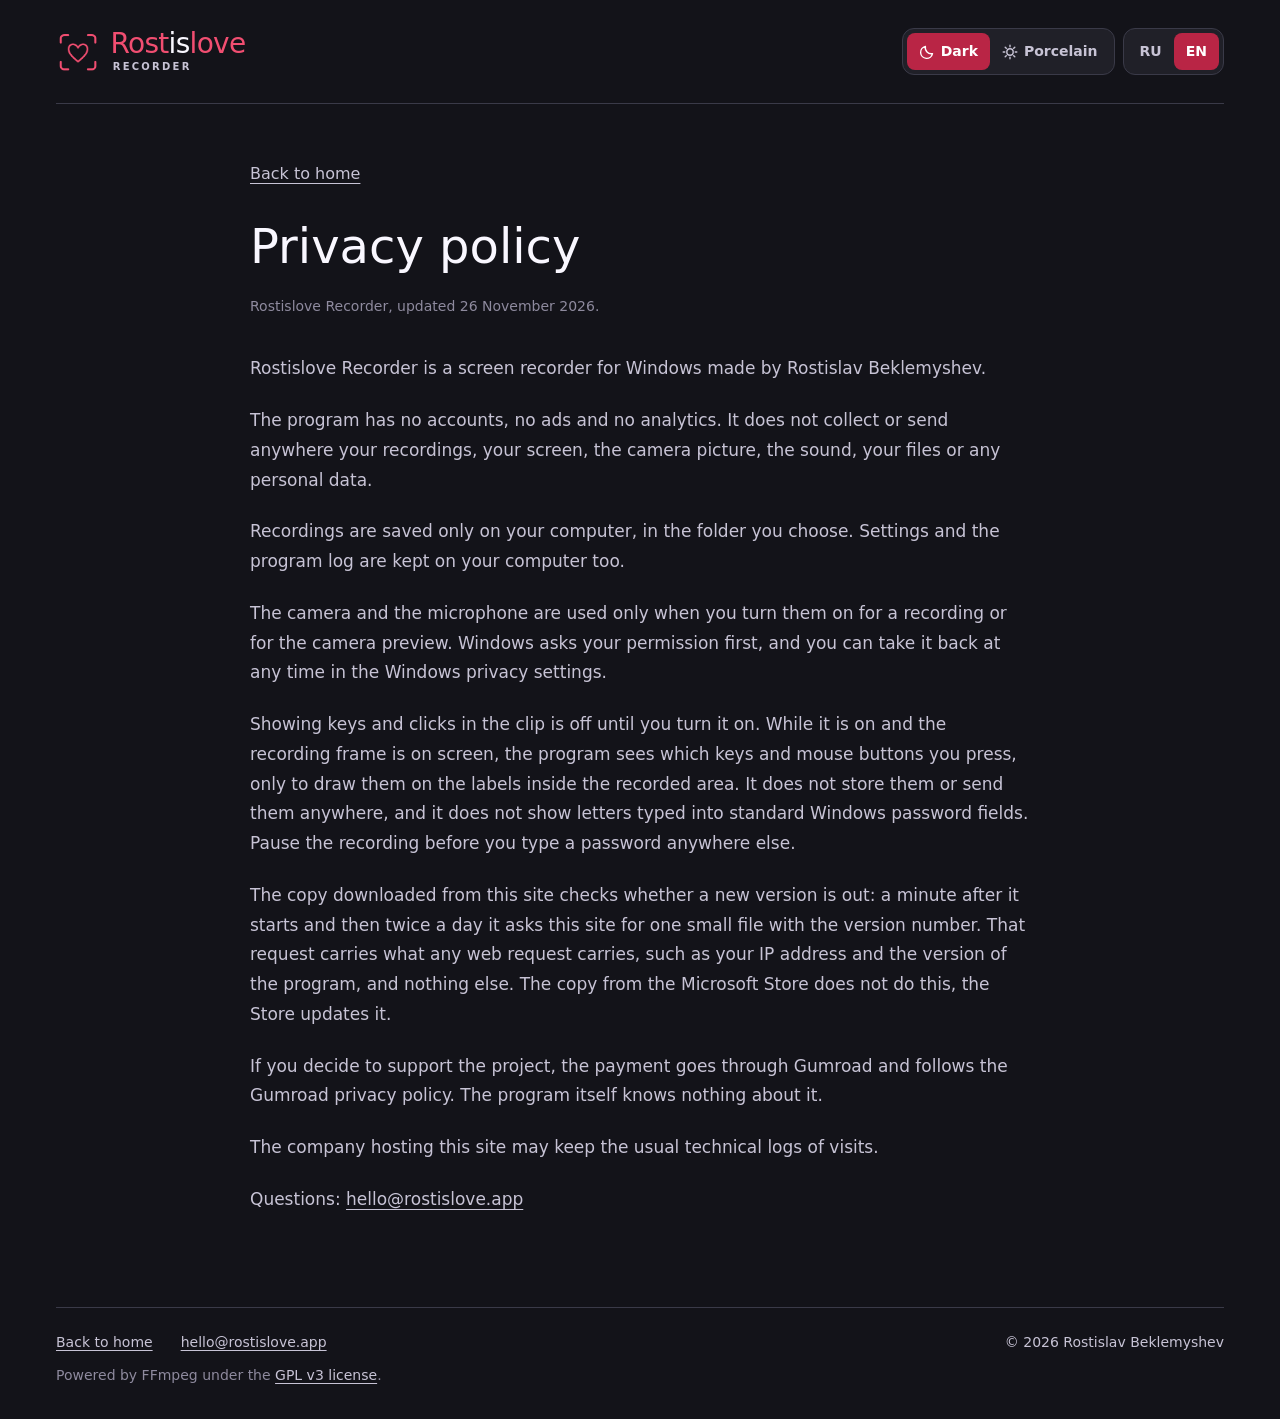
<file: privacy.html>
<!doctype html>
<html lang="en">
<head>
  <meta charset="utf-8">
  <script>try { const t = new URLSearchParams(location.search).get("theme") || localStorage.getItem("rostislove-theme"); if (t === "porcelain") document.documentElement.dataset.theme = "porcelain"; } catch (e) {}</script>
  <meta name="viewport" content="width=device-width, initial-scale=1">
  <meta name="theme-color" content="#131319">
  <meta name="description" content="Privacy policy. Rostislove Recorder.">
  <title>Privacy policy | Rostislove Recorder</title>
  <link rel="icon" type="image/png" sizes="32x32" href="images/favicon.png">
  <link rel="stylesheet" href="style.css">
  <script src="site.js" defer></script>
</head>
<body data-page="privacy">
  <a class="skip" href="#main" data-text="skip">Skip to content</a>
  <header class="header wrap">
    <a class="brand" href="index.html" aria-label="Rostislove Recorder">
      <img src="images/mark.png" width="44" height="44" alt="">
      <span class="wordmark small" aria-hidden="true"><span class="name"><span>Rost</span><span class="is">is</span><span>love</span></span><span class="recorder">RECORDER</span></span>
    </a>
    <div class="controls">
    <nav class="languages themes" aria-label="Theme" data-label="theme">
      <button type="button" data-theme-choice="dark" data-label="themeDark" aria-pressed="true"><svg viewBox="0 0 16 16" aria-hidden="true"><path d="M13.5 9.6A6 6 0 0 1 6.4 2.5a6 6 0 1 0 7.1 7.1z"/></svg><span data-text="themeDark">Dark</span></button>
      <button type="button" data-theme-choice="porcelain" data-label="themePorcelain" aria-pressed="false"><svg viewBox="0 0 16 16" aria-hidden="true"><circle cx="8" cy="8" r="3.2"/><path d="M8 1.2v1.6M8 13.2v1.6M1.2 8h1.6M13.2 8h1.6M3.2 3.2l1.1 1.1M11.7 11.7l1.1 1.1M3.2 12.8l1.1-1.1M11.7 4.3l1.1-1.1"/></svg><span data-text="themePorcelain">Porcelain</span></button>
    </nav>
    <nav class="languages" aria-label="Language" data-label="language">
      <button type="button" lang="ru" data-language="ru" aria-pressed="false">RU</button>
      <button type="button" lang="en" data-language="en" aria-pressed="true">EN</button>
    </nav>
    </div>
  </header>
  <main id="main" class="privacy-main wrap">
    <a class="back" href="index.html" data-text="back">Back to home</a>
    <article class="policy" lang="en" data-policy="en">
<h1>Privacy policy</h1>
<p>Rostislove Recorder, updated 26 November 2026.</p>
<p>Rostislove Recorder is a screen recorder for Windows made by Rostislav Beklemyshev.</p>
<p>The program has no accounts, no ads and no analytics. It does not collect or send anywhere your recordings, your screen, the camera picture, the sound, your files or any personal data.</p>
<p>Recordings are saved only on your computer, in the folder you choose. Settings and the program log are kept on your computer too.</p>
<p>The camera and the microphone are used only when you turn them on for a recording or for the camera preview. Windows asks your permission first, and you can take it back at any time in the Windows privacy settings.</p>
<p>Showing keys and clicks in the clip is off until you turn it on. While it is on and the recording frame is on screen, the program sees which keys and mouse buttons you press, only to draw them on the labels inside the recorded area. It does not store them or send them anywhere, and it does not show letters typed into standard Windows password fields. Pause the recording before you type a password anywhere else.</p>
<p>The copy downloaded from this site checks whether a new version is out: a minute after it starts and then twice a day it asks this site for one small file with the version number. That request carries what any web request carries, such as your IP address and the version of the program, and nothing else. The copy from the Microsoft Store does not do this, the Store updates it.</p>
<p>If you decide to support the project, the payment goes through Gumroad and follows the Gumroad privacy policy. The program itself knows nothing about it.</p>
<p>The company hosting this site may keep the usual technical logs of visits.</p>
<p data-optional="CONTACT_EMAIL" hidden>Questions: <a data-link="CONTACT_EMAIL"></a></p>
</article>
<article class="policy" lang="ru" data-policy="ru" hidden>
<h1>Политика конфиденциальности</h1>
<p>Rostislove Recorder, обновлена 26 ноября 2026 года.</p>
<p>Rostislove Recorder это программа записи экрана для Windows, её делает Ростислав Беклемышев.</p>
<p>В программе нет аккаунтов, рекламы и аналитики. Она ничего не собирает и никуда не отправляет: ни записи, ни изображение экрана, ни картинку с камеры, ни звук, ни ваши файлы, ни личные данные.</p>
<p>Записи сохраняются только на вашем компьютере, в папке, которую вы выбрали. Настройки и журнал программы тоже хранятся на вашем компьютере.</p>
<p>Камера и микрофон работают, только когда вы сами включаете их для записи или для окошка камеры. Сначала Windows спрашивает ваше разрешение, отозвать его можно в любой момент в параметрах конфиденциальности Windows.</p>
<p>Показ клавиш и кликов в ролике выключен, пока вы его не включите. Когда он включён и на экране рамка записи, программа видит, какие клавиши и кнопки мыши вы нажимаете, только чтобы нарисовать их на табличках внутри области записи. Она нигде их не хранит и никуда не отправляет, а буквы в стандартных полях пароля Windows не показывает. Перед вводом пароля в других местах поставьте запись на паузу.</p>
<p>Копия, скачанная с этого сайта, проверяет, не вышла ли новая версия: через минуту после запуска и дальше два раза в день она запрашивает у сайта один маленький файл с номером версии. В этом запросе есть то, что есть в любом запросе в интернете, например ваш IP-адрес и версия программы, и больше ничего. Копия из Microsoft Store так не делает, её обновляет сам Store.</p>
<p>Если вы решите поддержать проект, оплата проходит через Gumroad по правилам конфиденциальности Gumroad. Сама программа об этом ничего не знает.</p>
<p>Компания, на серверах которой работает этот сайт, может хранить обычные технические журналы посещений.</p>
<p data-optional="CONTACT_EMAIL" hidden>Вопросы: <a data-link="CONTACT_EMAIL"></a></p>
</article>
  </main>
  <footer class="footer wrap">
    <div class="footer-top"><a href="index.html" data-text="back">Back to home</a><a data-link="CONTACT_EMAIL" data-optional="CONTACT_EMAIL" hidden></a><span class="copyright">© 2026 Rostislav Beklemyshev</span></div>
    <p class="license"><span data-text="ffmpeg">Powered by FFmpeg under the </span><a href="https://ffmpeg.org/legal.html" data-text="license">GPL v3 license</a>.</p>
  </footer>
</body>
</html>
</file>
<file: style.css>
:root {
  color-scheme: dark;
  --bg: #131319;
  --surface: #202028;
  --raised: #30303b;
  --stroke: #3a3a48;
  --edge: #464656;
  --primary: #b92545;
  --accent: #f14e71;
  --text: #f9f7ff;
  --dim: #c7c3d5;
  --faint: #8e8a9e;
  --shadow: 0 8px 32px rgb(11 11 16 / 35%);
  --primary-hover: #c9304f;
  --choice: rgb(241 78 113 / 14%);
  font-family: "Segoe UI Variable Text", system-ui, sans-serif;
  color: var(--text);
  background: var(--bg);
  font-size: 16px;
}
/* Warm porcelain, the light theme of the program (Source\Themes.cs, Porcelain). */
:root[data-theme="porcelain"] {
  color-scheme: light;
  --bg: #f1e9df;
  --surface: #fffaf3;
  --raised: #eaddd2;
  --stroke: #dccdc3;
  --edge: #b9a59b;
  --primary: #aa3545;
  --primary-hover: #93283a;
  --accent: #c2334f;
  --text: #302625;
  --dim: #61514b;
  --faint: #6c5d55;
  --shadow: 0 8px 32px rgb(80 53 45 / 16%);
  --choice: #f1d8d8;
}
* { box-sizing: border-box; }
[hidden] { display: none !important; }
body { margin: 0; line-height: 1.55; }
button, a { -webkit-tap-highlight-color: transparent; }
button { font: inherit; }
a { color: inherit; text-underline-offset: .22em; text-decoration-thickness: 1px; }
a:hover { color: var(--accent); }
a:focus-visible, button:focus-visible { outline: 2px solid var(--text); outline-offset: 5px; border-radius: 8px; }
img { display: block; max-width: 100%; height: auto; }
h1, h2, p, figure { margin: 0; }
h1, h2, .slogan { font-family: "Segoe UI Variable Display", system-ui, sans-serif; }
h2 { font-weight: 600; line-height: 1.25; text-wrap: balance; }
.wrap { width: min(1216px, calc(100% - 112px)); margin-inline: auto; }
.skip { position: absolute; top: 12px; left: 12px; z-index: 5; padding: 12px 16px; background: var(--surface); transform: translateY(-180%); }
.skip:focus { transform: none; }
.header { min-height: 104px; display: flex; align-items: center; justify-content: space-between; gap: 20px; border-bottom: 1px solid var(--stroke); }
.brand { display: inline-flex; gap: 12px; align-items: center; text-decoration: none; flex-shrink: 0; }
.wordmark { display: block; font-weight: 400; line-height: 1; }
/* The R of the Display font stands a little in from its box; the shift puts its stem on the line of RECORDER and the text below. */
.name { display: flex; color: var(--accent); white-space: nowrap; letter-spacing: -.025em; margin-left: -.055em; }
.name .is { color: var(--text); }
.recorder { display: block; color: var(--dim); font-family: "Segoe UI Variable Text", system-ui, sans-serif; font-size: .26em; font-weight: 600; letter-spacing: .3077em; line-height: 1.2; margin: .35em 0 0 .077em; }
.small { font-size: 1.75rem; }
.small .recorder { font-size: .625rem; letter-spacing: .224em; }
.large { font-size: clamp(3.5rem, 6.1vw, 5.5rem); }
.languages { display: flex; background: var(--surface); border: 1px solid var(--stroke); padding: 4px; border-radius: 12px; flex-shrink: 0; }
.languages button { border: 0; cursor: pointer; color: var(--dim); background: transparent; padding: 8px 12px; min-width: 44px; min-height: 36px; border-radius: 8px; font-size: .875rem; font-weight: 600; }
.languages button[aria-pressed="true"] { background: var(--primary); color: white; }
.languages button:hover { background: var(--raised); color: var(--text); }
.languages button[aria-pressed="true"]:hover { background: var(--primary-hover); }
.controls { display: flex; gap: 8px; align-items: center; flex-shrink: 0; }
.themes button { display: inline-flex; align-items: center; gap: 6px; }
.themes svg { width: 16px; height: 16px; fill: none; stroke: currentColor; stroke-width: 1.4; stroke-linecap: round; stroke-linejoin: round; }
.hero { display: grid; grid-template-columns: .88fr 1.12fr; gap: 16px; align-items: center; padding: 70px 0 76px; }
.hero-copy { padding-bottom: 12px; min-width: 0; }
.slogan { font-size: clamp(1.65rem, 2.5vw, 2.15rem); line-height: 1.25; margin-top: 37px; font-weight: 400; }
.intro { margin: 16px 0 28px; color: var(--dim); font-size: 1.0625rem; max-width: 42ch; }
.store { width: 210px; min-height: 64px; display: inline-flex; position: relative; align-items: center; justify-content: center; border-radius: 10px; text-decoration: none; background: var(--surface); border: 1px solid var(--edge); box-shadow: var(--shadow); vertical-align: top; color: var(--text); }
.store:hover { border-color: var(--accent); color: var(--text); }
.store-fallback { padding: 8px 18px; font-size: 1rem; line-height: 1.3; text-align: center; font-weight: 600; }
.store-image { position: absolute; inset: 0; width: 100%; height: 100%; object-fit: contain; visibility: hidden; }
.store.loaded { background: transparent; border-color: transparent; box-shadow: none; }
.store.loaded .store-image { visibility: visible; }
.store.loaded .store-fallback { visibility: hidden; }
.platform { font-size: .875rem; margin-top: 12px; color: var(--dim); }
.hero-art { min-width: 0; }
.hero-art img { width: 100%; }
:root[data-theme="porcelain"] .hero-art img { border-radius: 14px; box-shadow: var(--shadow); }
.features { display: grid; grid-template-columns: repeat(4, minmax(0, 1fr)); gap: 28px; padding-bottom: 80px; }
.feature { border-top: 1px solid var(--stroke); padding-top: 16px; }
.feature-art { height: 105px; display: flex; align-items: center; justify-content: flex-start; margin-left: -12px; }
.feature-art img { object-fit: contain; }
.feature-art .feature-mark { margin-left: 12px; }
.feature h2 { font-size: 1.25rem; max-width: 21ch; min-height: 2.5em; }
.feature p { font-size: 1rem; color: var(--dim); margin-top: 14px; max-width: 30ch; }
/* The new thing of the version: one card across the whole row, its picture beside the words, a small "New" mark. */
.feature-wide { grid-column: 1 / -1; display: grid; grid-template-columns: auto minmax(0, 1fr); gap: 40px; align-items: center; padding-top: 24px; }
.feature-wide .feature-art { height: auto; margin-left: 0; }
.feature-wide h2 { min-height: 0; max-width: none; font-size: 1.5rem; }
.feature-wide p { max-width: 62ch; }
.feature .badge { display: inline-block; margin: 0 0 10px; padding: 2px 10px; border: 1px solid var(--accent); border-radius: 999px; color: var(--accent); font-size: .8rem; font-weight: 600; letter-spacing: .02em; }
.download { border: 1px solid var(--stroke); border-radius: 14px; background: var(--surface); box-shadow: var(--shadow); padding: 42px 44px; display: grid; grid-template-columns: 1fr auto; gap: 36px; align-items: center; }
.download-heading { display: flex; gap: 28px; align-items: center; }
.download-heading > img { flex-shrink: 0; }
.download h2 { font-size: 1.875rem; max-width: 25ch; }
.download p { color: var(--dim); margin-top: 12px; }
.download-actions { max-width: 320px; }
.installer { font-size: .875rem; margin-top: 20px; }
.installer a { line-height: 1.5; }
.installer p { font-size: .875rem; margin-top: 8px; line-height: 1.5; }
.download { margin-bottom: 64px; }
.pay { width: 340px; }
.pay-label { font-weight: 600; color: var(--text) !important; margin: 0 0 12px !important; }
.amounts { display: flex; flex-wrap: wrap; gap: 8px; margin-bottom: 16px; }
.amount { position: relative; display: inline-flex; align-items: center; gap: 8px; min-height: 44px; padding: 8px 14px; border: 1px solid var(--edge); border-radius: 10px; background: var(--raised); color: var(--text); font-weight: 600; cursor: pointer; }
.amount input[type="radio"] { position: absolute; opacity: 0; pointer-events: none; }
.amount:has(input[type="radio"]:checked) { border-color: var(--accent); background: var(--choice); }
.amount:focus-within { outline: 2px solid var(--text); outline-offset: 3px; }
.custom-field { display: inline-flex; align-items: center; gap: 4px; color: var(--dim); }
.custom-field input { width: 64px; padding: 4px 6px; border: 1px solid var(--edge); border-radius: 8px; background: var(--bg); color: var(--text); font: inherit; font-weight: 400; }
.pay-button { width: 100%; border: 0; cursor: pointer; }
.downloads { margin-top: 20px; }
.support { display: flex; justify-content: space-between; gap: 40px; align-items: center; padding: 54px 0 56px; }
.support h2 { font-size: 1.5rem; }
.support p { color: var(--dim); margin-top: 12px; max-width: 63ch; }
.support-button { display: inline-flex; align-items: center; justify-content: center; flex-shrink: 0; background: var(--primary); padding: 12px 24px; border-radius: 10px; color: white; font-weight: 600; text-decoration: none; min-height: 48px; }
.support-button:hover { background: var(--primary-hover); color: white; }
.footer { border-top: 1px solid var(--stroke); padding-block: 24px 32px; color: var(--dim); font-size: .875rem; }
.footer-top { display: flex; flex-wrap: wrap; gap: 12px 28px; align-items: baseline; }
.footer-top a { overflow-wrap: anywhere; }
.copyright { margin-left: auto; }
.license { margin-top: 12px; color: var(--faint); }
.license a { color: var(--dim); }
.privacy-main { max-width: 780px; padding-top: 58px; padding-bottom: 70px; }
.back { display: inline-block; font-size: 1rem; color: var(--dim); margin-bottom: 32px; }
.policy h1 { font-size: clamp(2.125rem, 4.5vw, 3rem); line-height: 1.15; font-weight: 500; margin-bottom: 20px; overflow-wrap: break-word; }
.policy p { font-size: 1.0625rem; line-height: 1.75; margin-bottom: 22px; color: var(--dim); }
.policy p:first-of-type { font-size: .875rem; color: var(--faint); margin-bottom: 36px; }
.policy a { overflow-wrap: anywhere; }
@media (max-width: 1100px) {
  .wrap { width: calc(100% - 64px); }
  .large { font-size: clamp(3rem, 6.8vw, 4.5rem); }
  .hero { padding-block: 56px; }
  .features { grid-template-columns: repeat(2, minmax(0, 1fr)); gap: 36px; padding-bottom: 56px; }
  .feature h2 { min-height: 0; max-width: none; }
  .feature p { max-width: 40ch; }
  .download { padding: 32px; }
  .download-heading { gap: 18px; }
  .download-heading > img { width: 64px; }
  .download h2 { font-size: 1.6rem; }
}
@media (max-width: 760px) {
  .wrap { width: calc(100% - 40px); }
  .header { min-height: 88px; gap: 12px; }
  .brand { gap: 8px; }
  .brand > img { width: 34px; height: 34px; }
  .small { font-size: 1.375rem; }
  .small .recorder { font-size: .625rem; letter-spacing: .18em; }
  .languages button { padding: 7px 9px; min-width: 38px; }
  .themes span { display: none; }
  .controls { gap: 6px; }
  .hero { grid-template-columns: 1fr; gap: 25px; padding-block: 44px 34px; }
  .hero-copy { padding-bottom: 0; }
  .large { font-size: clamp(3.5rem, 13.5vw, 5rem); }
  .slogan { margin-top: 28px; font-size: 1.75rem; }
  .intro { margin-top: 12px; margin-bottom: 24px; max-width: 32ch; }
  .hero-art { width: min(100%, 580px); margin-inline: auto; }
  .features { gap: 28px 24px; padding-bottom: 40px; }
  .feature h2 { font-size: 1.25rem; }
  .feature-wide { grid-template-columns: minmax(0, 1fr); gap: 16px; padding-top: 16px; }
  .feature-wide .feature-art { min-width: 0; }
  .feature-wide .feature-art img { max-width: 100%; height: auto; min-width: 0; }
  .feature-wide h2 { font-size: 1.375rem; }
  .download { grid-template-columns: 1fr; gap: 24px; padding: 28px 24px; }
  .download-heading { display: block; }
  .download-heading > img { width: 60px; height: 60px; margin-bottom: 18px; }
  .download h2 { font-size: 1.75rem; }
  .download-actions { max-width: none; }
  .pay { width: 100%; }
  .support { align-items: flex-start; flex-direction: column; gap: 24px; padding-block: 40px; }
  .footer-top { flex-direction: column; gap: 14px; }
  .copyright { margin-left: 0; }
  .license { line-height: 1.65; }
  .privacy-main { padding-top: 32px; padding-bottom: 34px; }
  .policy p { font-size: 1rem; }
  .policy p:first-of-type { margin-bottom: 28px; }
  .back { margin-bottom: 26px; }
}
@media (max-width: 380px) {
  /* The narrowest phones: the header keeps the mark, the big wordmark is right under it anyway. */
  .header .brand .wordmark { display: none; }
  .controls { gap: 4px; }
}
@media (max-width: 480px) {
  .features { grid-template-columns: 1fr; }
  .feature { padding-top: 8px; }
  .feature-art { height: 94px; }
  .feature p { margin-top: 10px; }
}
@media (prefers-reduced-motion: no-preference) {
  a, button { transition: color .15s, background-color .15s, border-color .15s; }
}
.download { scroll-margin-top: 32px; }
</file>
